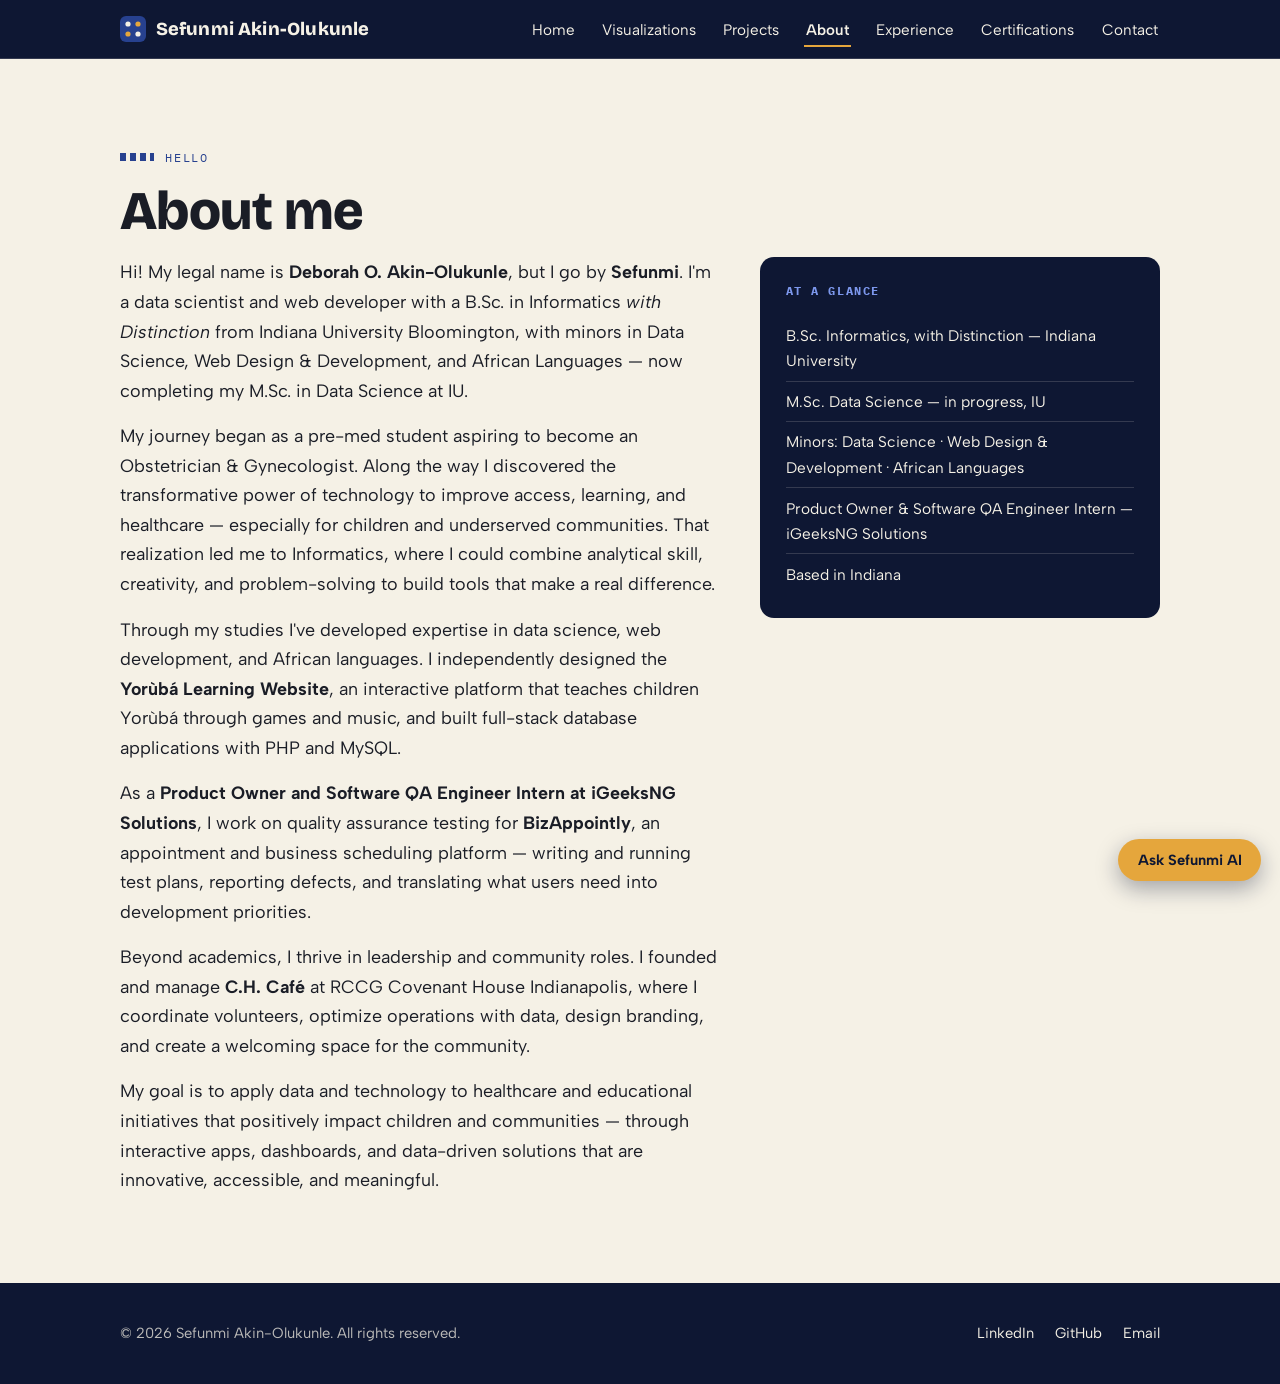
<file: about.html>
<!DOCTYPE html>
<html lang="en">
<head>
  <meta charset="UTF-8">
  <meta name="viewport" content="width=device-width, initial-scale=1.0">
  <title>Sefunmi | About</title>
  <meta name="description" content="Sefunmi Akin-Olukunle — data scientist and web developer in Indiana. Interactive data visualization portfolio.">
  <link rel="preconnect" href="https://fonts.googleapis.com">
  <link rel="preconnect" href="https://fonts.gstatic.com" crossorigin>
  <link href="https://fonts.googleapis.com/css2?family=Bricolage+Grotesque:opsz,wght@12..96,400..800&family=Albert+Sans:wght@400;600;700&family=IBM+Plex+Mono:wght@400;500&display=swap" rel="stylesheet">
  <link rel="manifest" href="manifest.json">
  <meta name="theme-color" content="#0e1733">
  <link rel="icon" href="favicon.ico" sizes="any">
  <link rel="icon" type="image/png" sizes="32x32" href="images/favicon-32.png">
  <link rel="icon" type="image/png" sizes="16x16" href="images/favicon-16.png">
  <link rel="apple-touch-icon" href="images/apple-touch-icon.png">
  <meta name="apple-mobile-web-app-capable" content="yes">
  <meta name="apple-mobile-web-app-title" content="Sefunmi">
  <link rel="stylesheet" href="css/style.css">
</head>
<body>
  <header class="site-header">
    <div class="wrap bar">
      <a class="brand" href="index.html"><svg class="mark" viewBox="0 0 26 26" aria-hidden="true"><rect width="26" height="26" rx="6" fill="#27418f"/><circle cx="8" cy="8" r="2.6" fill="#f5f1e6"/><circle cx="18" cy="8" r="2.6" fill="#e5a63c"/><circle cx="8" cy="18" r="2.6" fill="#e5a63c"/><circle cx="18" cy="18" r="2.6" fill="#f5f1e6"/></svg> Sefunmi Akin-Olukunle</a>
      <button class="nav-toggle" id="nav-toggle" aria-expanded="false" aria-controls="site-nav">MENU</button>
      <nav class="site-nav" id="site-nav" aria-label="Main">
        <ul>
        <li><a href="index.html">Home</a></li>
        <li><a href="visualizations.html">Visualizations</a></li>
        <li><a href="projects.html">Projects</a></li>
        <li><a href="about.html" aria-current="page">About</a></li>
        <li><a href="experience.html">Experience</a></li>
        <li><a href="certifications.html">Certifications</a></li>
        <li><a href="contact.html">Contact</a></li>
        </ul>
      </nav>
    </div>
  </header>

  <section class="section">
    <div class="wrap">
      <p class="eyebrow">Hello</p>
      <h2>About me</h2>
      <div class="about-grid">
        <div class="prose">
          <p>Hi! My legal name is <strong>Deborah O. Akin-Olukunle</strong>, but I go by <strong>Sefunmi</strong>. I'm a data scientist and web developer with a B.Sc. in Informatics <em>with Distinction</em> from Indiana University Bloomington, with minors in Data Science, Web Design &amp; Development, and African Languages &mdash; now completing my M.Sc. in Data Science at IU.</p>
          <p>My journey began as a pre-med student aspiring to become an Obstetrician &amp; Gynecologist. Along the way I discovered the transformative power of technology to improve access, learning, and healthcare &mdash; especially for children and underserved communities. That realization led me to Informatics, where I could combine analytical skill, creativity, and problem-solving to build tools that make a real difference.</p>
          <p>Through my studies I've developed expertise in data science, web development, and African languages. I independently designed the <strong>Yor&ugrave;b&aacute; Learning Website</strong>, an interactive platform that teaches children Yor&ugrave;b&aacute; through games and music, and built full-stack database applications with PHP and MySQL.</p>
          <p>As a <strong>Product Owner and Software QA Engineer Intern at iGeeksNG Solutions</strong>, I work on quality assurance testing for <strong>BizAppointly</strong>, an appointment and business scheduling platform &mdash; writing and running test plans, reporting defects, and translating what users need into development priorities.</p>
          <p>Beyond academics, I thrive in leadership and community roles. I founded and manage <strong>C.H. Caf&eacute;</strong> at RCCG Covenant House Indianapolis, where I coordinate volunteers, optimize operations with data, design branding, and create a welcoming space for the community.</p>
          <p>My goal is to apply data and technology to healthcare and educational initiatives that positively impact children and communities &mdash; through interactive apps, dashboards, and data-driven solutions that are innovative, accessible, and meaningful.</p>
        </div>
        <aside class="fact-box">
          <h3>At a glance</h3>
          <ul>
            <li>B.Sc. Informatics, with Distinction &mdash; Indiana University</li>
            <li>M.Sc. Data Science &mdash; in progress, IU</li>
            <li>Minors: Data Science &middot; Web Design &amp; Development &middot; African Languages</li>
            <li>Product Owner &amp; Software QA Engineer Intern &mdash; iGeeksNG Solutions</li>
            <li>Based in Indiana</li>
          </ul>
        </aside>
      </div>
    </div>
  </section>


  <footer class="site-footer">
    <div class="wrap">
      <p>&copy; 2026 Sefunmi Akin-Olukunle. All rights reserved.</p>
      <ul class="footer-links">
        <li><a href="https://www.linkedin.com/in/deborah-sefunmi-akin-olukunle/" rel="noopener">LinkedIn</a></li>
        <li><a href="https://github.com/dsakinolu" rel="noopener">GitHub</a></li>
        <li><a href="mailto:dsakinolukunle@gmail.com">Email</a></li>
      </ul>
    </div>
  </footer>

  <button id="chat-launcher" aria-haspopup="dialog">Ask Sefunmi AI</button>
  <div id="chatbot" role="dialog" aria-label="Sefunmi AI chat">
    <header>
      <span>Sefunmi AI</span>
      <button id="chat-close" aria-label="Close chat">&times;</button>
    </header>
    <div id="chat-body" aria-live="polite"></div>
    <form id="chat-form">
      <input id="chat-input" type="text" placeholder="Ask about my work..." autocomplete="off">
      <button type="submit">Send</button>
    </form>
  </div>

  <script src="js/main.js"></script>
  <script>
    if ("serviceWorker" in navigator) window.addEventListener("load", () => navigator.serviceWorker.register("./sw.js"));
  </script>
</body>
</html>
</file>
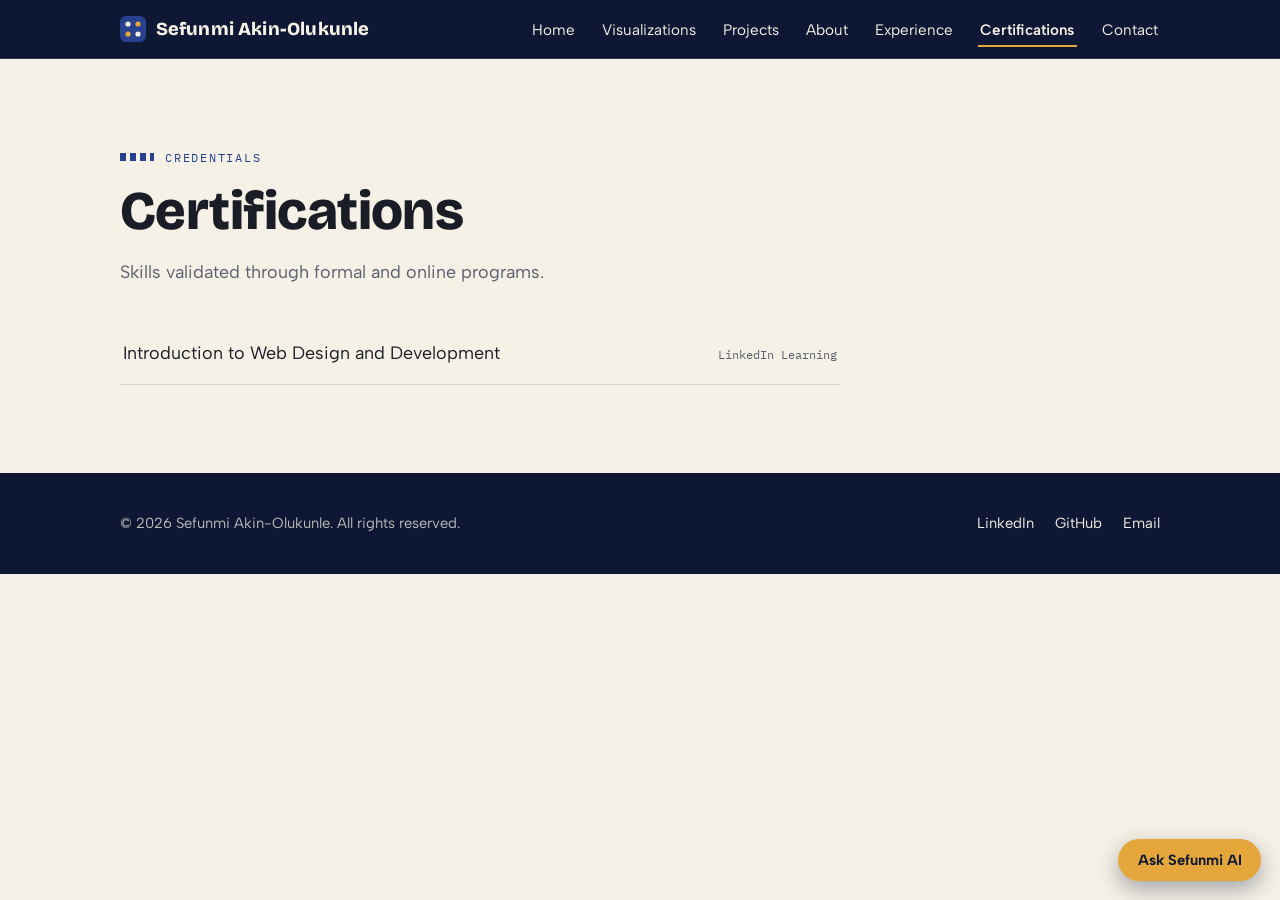
<file: certifications.html>
<!DOCTYPE html>
<html lang="en">
<head>
  <meta charset="UTF-8">
  <meta name="viewport" content="width=device-width, initial-scale=1.0">
  <title>Sefunmi | Certifications</title>
  <meta name="description" content="Sefunmi Akin-Olukunle — data scientist and web developer in Indiana. Interactive data visualization portfolio.">
  <link rel="preconnect" href="https://fonts.googleapis.com">
  <link rel="preconnect" href="https://fonts.gstatic.com" crossorigin>
  <link href="https://fonts.googleapis.com/css2?family=Bricolage+Grotesque:opsz,wght@12..96,400..800&family=Albert+Sans:wght@400;600;700&family=IBM+Plex+Mono:wght@400;500&display=swap" rel="stylesheet">
  <link rel="manifest" href="manifest.json">
  <meta name="theme-color" content="#0e1733">
  <link rel="icon" href="favicon.ico" sizes="any">
  <link rel="icon" type="image/png" sizes="32x32" href="images/favicon-32.png">
  <link rel="icon" type="image/png" sizes="16x16" href="images/favicon-16.png">
  <link rel="apple-touch-icon" href="images/apple-touch-icon.png">
  <meta name="apple-mobile-web-app-capable" content="yes">
  <meta name="apple-mobile-web-app-title" content="Sefunmi">
  <link rel="stylesheet" href="css/style.css">
</head>
<body>
  <header class="site-header">
    <div class="wrap bar">
      <a class="brand" href="index.html"><svg class="mark" viewBox="0 0 26 26" aria-hidden="true"><rect width="26" height="26" rx="6" fill="#27418f"/><circle cx="8" cy="8" r="2.6" fill="#f5f1e6"/><circle cx="18" cy="8" r="2.6" fill="#e5a63c"/><circle cx="8" cy="18" r="2.6" fill="#e5a63c"/><circle cx="18" cy="18" r="2.6" fill="#f5f1e6"/></svg> Sefunmi Akin-Olukunle</a>
      <button class="nav-toggle" id="nav-toggle" aria-expanded="false" aria-controls="site-nav">MENU</button>
      <nav class="site-nav" id="site-nav" aria-label="Main">
        <ul>
        <li><a href="index.html">Home</a></li>
        <li><a href="visualizations.html">Visualizations</a></li>
        <li><a href="projects.html">Projects</a></li>
        <li><a href="about.html">About</a></li>
        <li><a href="experience.html">Experience</a></li>
        <li><a href="certifications.html" aria-current="page">Certifications</a></li>
        <li><a href="contact.html">Contact</a></li>
        </ul>
      </nav>
    </div>
  </header>

  <section class="section">
    <div class="wrap">
      <p class="eyebrow">Credentials</p>
      <h2>Certifications</h2>
      <p class="section-intro">Skills validated through formal and online programs.</p>
      <ul class="cert-list">
        <li><span>Introduction to Web Design and Development</span><span class="issuer">LinkedIn Learning</span></li>
      </ul>
    </div>
  </section>


  <footer class="site-footer">
    <div class="wrap">
      <p>&copy; 2026 Sefunmi Akin-Olukunle. All rights reserved.</p>
      <ul class="footer-links">
        <li><a href="https://www.linkedin.com/in/deborah-sefunmi-akin-olukunle/" rel="noopener">LinkedIn</a></li>
        <li><a href="https://github.com/dsakinolu" rel="noopener">GitHub</a></li>
        <li><a href="mailto:dsakinolukunle@gmail.com">Email</a></li>
      </ul>
    </div>
  </footer>

  <button id="chat-launcher" aria-haspopup="dialog">Ask Sefunmi AI</button>
  <div id="chatbot" role="dialog" aria-label="Sefunmi AI chat">
    <header>
      <span>Sefunmi AI</span>
      <button id="chat-close" aria-label="Close chat">&times;</button>
    </header>
    <div id="chat-body" aria-live="polite"></div>
    <form id="chat-form">
      <input id="chat-input" type="text" placeholder="Ask about my work..." autocomplete="off">
      <button type="submit">Send</button>
    </form>
  </div>

  <script src="js/main.js"></script>
  <script>
    if ("serviceWorker" in navigator) window.addEventListener("load", () => navigator.serviceWorker.register("./sw.js"));
  </script>
</body>
</html>
</file>
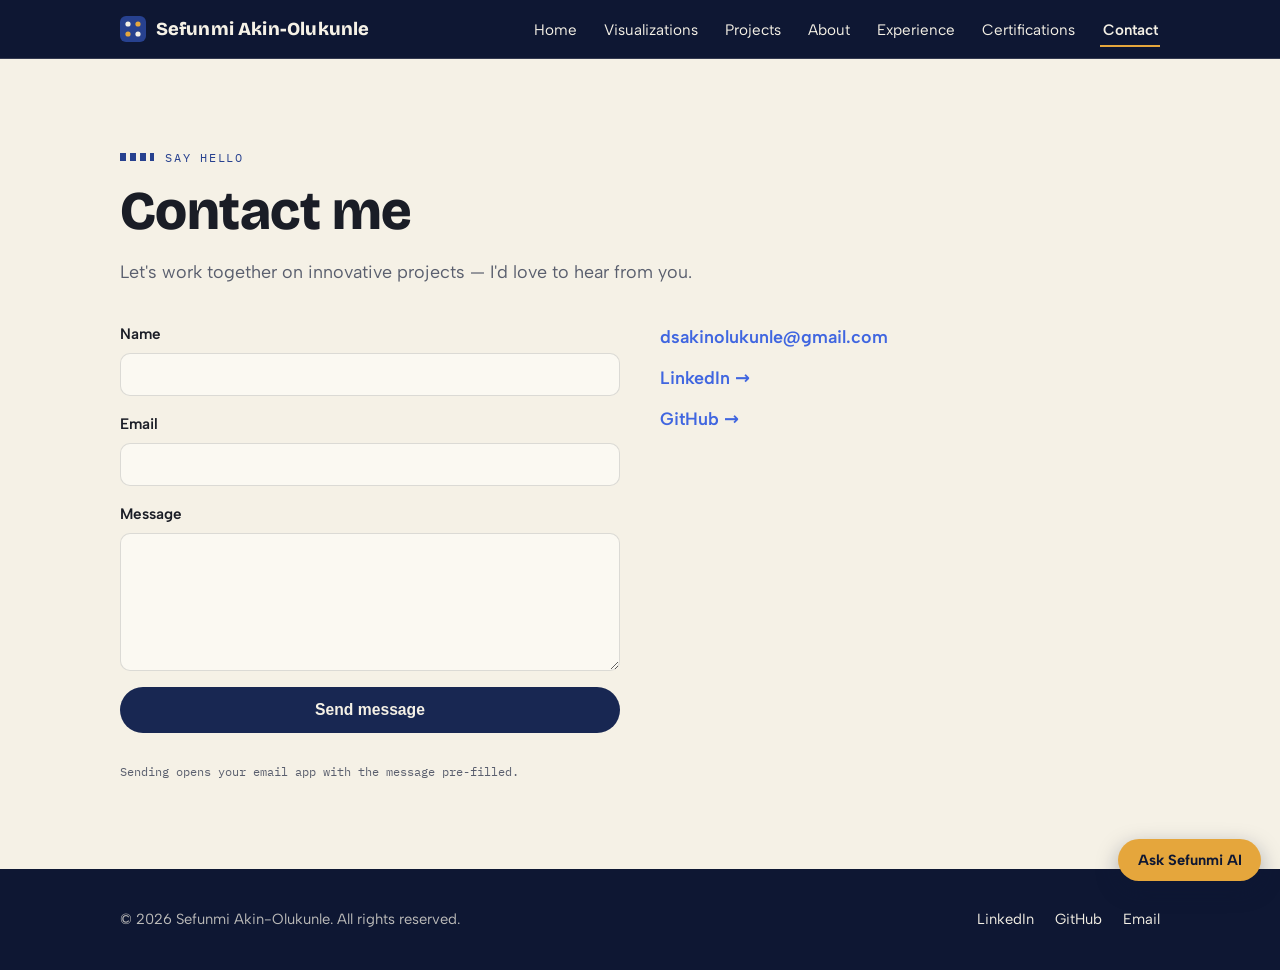
<file: contact.html>
<!DOCTYPE html>
<html lang="en">
<head>
  <meta charset="UTF-8">
  <meta name="viewport" content="width=device-width, initial-scale=1.0">
  <title>Sefunmi | Contact</title>
  <meta name="description" content="Sefunmi Akin-Olukunle — data scientist and web developer in Indiana. Interactive data visualization portfolio.">
  <link rel="preconnect" href="https://fonts.googleapis.com">
  <link rel="preconnect" href="https://fonts.gstatic.com" crossorigin>
  <link href="https://fonts.googleapis.com/css2?family=Bricolage+Grotesque:opsz,wght@12..96,400..800&family=Albert+Sans:wght@400;600;700&family=IBM+Plex+Mono:wght@400;500&display=swap" rel="stylesheet">
  <link rel="manifest" href="manifest.json">
  <meta name="theme-color" content="#0e1733">
  <link rel="icon" href="favicon.ico" sizes="any">
  <link rel="icon" type="image/png" sizes="32x32" href="images/favicon-32.png">
  <link rel="icon" type="image/png" sizes="16x16" href="images/favicon-16.png">
  <link rel="apple-touch-icon" href="images/apple-touch-icon.png">
  <meta name="apple-mobile-web-app-capable" content="yes">
  <meta name="apple-mobile-web-app-title" content="Sefunmi">
  <link rel="stylesheet" href="css/style.css">
</head>
<body>
  <header class="site-header">
    <div class="wrap bar">
      <a class="brand" href="index.html"><svg class="mark" viewBox="0 0 26 26" aria-hidden="true"><rect width="26" height="26" rx="6" fill="#27418f"/><circle cx="8" cy="8" r="2.6" fill="#f5f1e6"/><circle cx="18" cy="8" r="2.6" fill="#e5a63c"/><circle cx="8" cy="18" r="2.6" fill="#e5a63c"/><circle cx="18" cy="18" r="2.6" fill="#f5f1e6"/></svg> Sefunmi Akin-Olukunle</a>
      <button class="nav-toggle" id="nav-toggle" aria-expanded="false" aria-controls="site-nav">MENU</button>
      <nav class="site-nav" id="site-nav" aria-label="Main">
        <ul>
        <li><a href="index.html">Home</a></li>
        <li><a href="visualizations.html">Visualizations</a></li>
        <li><a href="projects.html">Projects</a></li>
        <li><a href="about.html">About</a></li>
        <li><a href="experience.html">Experience</a></li>
        <li><a href="certifications.html">Certifications</a></li>
        <li><a href="contact.html" aria-current="page">Contact</a></li>
        </ul>
      </nav>
    </div>
  </header>

  <section class="section">
    <div class="wrap">
      <p class="eyebrow">Say hello</p>
      <h2>Contact me</h2>
      <p class="section-intro">Let's work together on innovative projects &mdash; I'd love to hear from you.</p>
      <div class="contact-grid">
        <form class="contact-form" id="contact-form">
          <label>Name
            <input type="text" id="cf-name" autocomplete="name" required>
          </label>
          <label>Email
            <input type="email" id="cf-email" autocomplete="email" required>
          </label>
          <label>Message
            <textarea id="cf-msg" rows="6" required></textarea>
          </label>
          <button class="btn btn-dark" type="submit">Send message</button>
          <p class="viz-note">Sending opens your email app with the message pre-filled.</p>
        </form>
        <div>
          <ul class="contact-links">
            <li><a href="mailto:dsakinolukunle@gmail.com">dsakinolukunle@gmail.com</a></li>
            <li><a href="https://www.linkedin.com/in/deborah-sefunmi-akin-olukunle/" rel="noopener">LinkedIn &rarr;</a></li>
            <li><a href="https://github.com/dsakinolu" rel="noopener">GitHub &rarr;</a></li>
          </ul>
        </div>
      </div>
    </div>
  </section>


  <footer class="site-footer">
    <div class="wrap">
      <p>&copy; 2026 Sefunmi Akin-Olukunle. All rights reserved.</p>
      <ul class="footer-links">
        <li><a href="https://www.linkedin.com/in/deborah-sefunmi-akin-olukunle/" rel="noopener">LinkedIn</a></li>
        <li><a href="https://github.com/dsakinolu" rel="noopener">GitHub</a></li>
        <li><a href="mailto:dsakinolukunle@gmail.com">Email</a></li>
      </ul>
    </div>
  </footer>

  <button id="chat-launcher" aria-haspopup="dialog">Ask Sefunmi AI</button>
  <div id="chatbot" role="dialog" aria-label="Sefunmi AI chat">
    <header>
      <span>Sefunmi AI</span>
      <button id="chat-close" aria-label="Close chat">&times;</button>
    </header>
    <div id="chat-body" aria-live="polite"></div>
    <form id="chat-form">
      <input id="chat-input" type="text" placeholder="Ask about my work..." autocomplete="off">
      <button type="submit">Send</button>
    </form>
  </div>

  <script src="js/main.js"></script>
  <script src="js/contact.js" defer></script>
  <script>
    if ("serviceWorker" in navigator) window.addEventListener("load", () => navigator.serviceWorker.register("./sw.js"));
  </script>
</body>
</html>
</file>
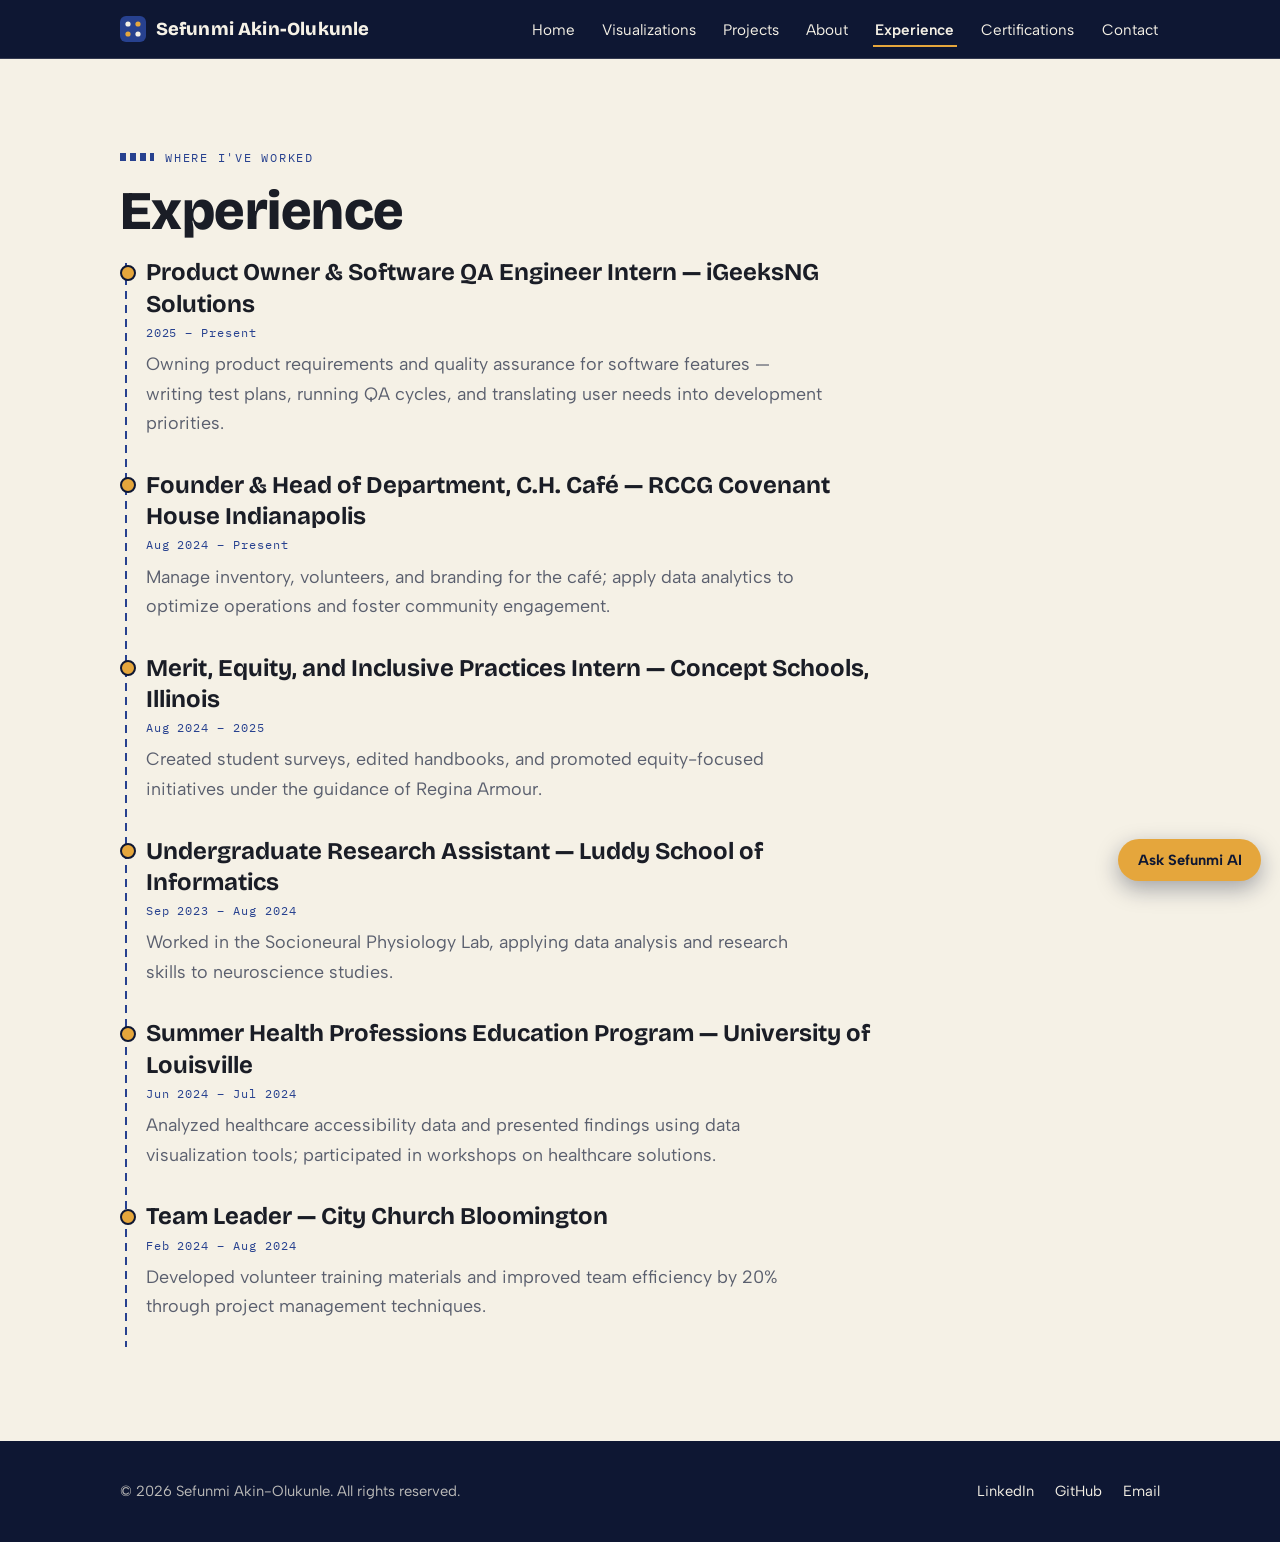
<file: experience.html>
<!DOCTYPE html>
<html lang="en">
<head>
  <meta charset="UTF-8">
  <meta name="viewport" content="width=device-width, initial-scale=1.0">
  <title>Sefunmi | Experience</title>
  <meta name="description" content="Sefunmi Akin-Olukunle — data scientist and web developer in Indiana. Interactive data visualization portfolio.">
  <link rel="preconnect" href="https://fonts.googleapis.com">
  <link rel="preconnect" href="https://fonts.gstatic.com" crossorigin>
  <link href="https://fonts.googleapis.com/css2?family=Bricolage+Grotesque:opsz,wght@12..96,400..800&family=Albert+Sans:wght@400;600;700&family=IBM+Plex+Mono:wght@400;500&display=swap" rel="stylesheet">
  <link rel="manifest" href="manifest.json">
  <meta name="theme-color" content="#0e1733">
  <link rel="icon" href="favicon.ico" sizes="any">
  <link rel="icon" type="image/png" sizes="32x32" href="images/favicon-32.png">
  <link rel="icon" type="image/png" sizes="16x16" href="images/favicon-16.png">
  <link rel="apple-touch-icon" href="images/apple-touch-icon.png">
  <meta name="apple-mobile-web-app-capable" content="yes">
  <meta name="apple-mobile-web-app-title" content="Sefunmi">
  <link rel="stylesheet" href="css/style.css">
</head>
<body>
  <header class="site-header">
    <div class="wrap bar">
      <a class="brand" href="index.html"><svg class="mark" viewBox="0 0 26 26" aria-hidden="true"><rect width="26" height="26" rx="6" fill="#27418f"/><circle cx="8" cy="8" r="2.6" fill="#f5f1e6"/><circle cx="18" cy="8" r="2.6" fill="#e5a63c"/><circle cx="8" cy="18" r="2.6" fill="#e5a63c"/><circle cx="18" cy="18" r="2.6" fill="#f5f1e6"/></svg> Sefunmi Akin-Olukunle</a>
      <button class="nav-toggle" id="nav-toggle" aria-expanded="false" aria-controls="site-nav">MENU</button>
      <nav class="site-nav" id="site-nav" aria-label="Main">
        <ul>
        <li><a href="index.html">Home</a></li>
        <li><a href="visualizations.html">Visualizations</a></li>
        <li><a href="projects.html">Projects</a></li>
        <li><a href="about.html">About</a></li>
        <li><a href="experience.html" aria-current="page">Experience</a></li>
        <li><a href="certifications.html">Certifications</a></li>
        <li><a href="contact.html">Contact</a></li>
        </ul>
      </nav>
    </div>
  </header>

  <section class="section">
    <div class="wrap">
      <p class="eyebrow">Where I've worked</p>
      <h2>Experience</h2>
      <ul class="timeline">
        <li>
          <h3>Product Owner &amp; Software QA Engineer Intern &mdash; iGeeksNG Solutions</h3>
          <span class="when">2025 &ndash; Present</span>
          <p>Owning product requirements and quality assurance for software features &mdash; writing test plans, running QA cycles, and translating user needs into development priorities.</p>
        </li>
        <li>
          <h3>Founder &amp; Head of Department, C.H. Caf&eacute; &mdash; RCCG Covenant House Indianapolis</h3>
          <span class="when">Aug 2024 &ndash; Present</span>
          <p>Manage inventory, volunteers, and branding for the caf&eacute;; apply data analytics to optimize operations and foster community engagement.</p>
        </li>
        <li>
          <h3>Merit, Equity, and Inclusive Practices Intern &mdash; Concept Schools, Illinois</h3>
          <span class="when">Aug 2024 &ndash; 2025</span>
          <p>Created student surveys, edited handbooks, and promoted equity-focused initiatives under the guidance of Regina Armour.</p>
        </li>
        <li>
          <h3>Undergraduate Research Assistant &mdash; Luddy School of Informatics</h3>
          <span class="when">Sep 2023 &ndash; Aug 2024</span>
          <p>Worked in the Socioneural Physiology Lab, applying data analysis and research skills to neuroscience studies.</p>
        </li>
        <li>
          <h3>Summer Health Professions Education Program &mdash; University of Louisville</h3>
          <span class="when">Jun 2024 &ndash; Jul 2024</span>
          <p>Analyzed healthcare accessibility data and presented findings using data visualization tools; participated in workshops on healthcare solutions.</p>
        </li>
        <li>
          <h3>Team Leader &mdash; City Church Bloomington</h3>
          <span class="when">Feb 2024 &ndash; Aug 2024</span>
          <p>Developed volunteer training materials and improved team efficiency by 20% through project management techniques.</p>
        </li>
      </ul>
    </div>
  </section>


  <footer class="site-footer">
    <div class="wrap">
      <p>&copy; 2026 Sefunmi Akin-Olukunle. All rights reserved.</p>
      <ul class="footer-links">
        <li><a href="https://www.linkedin.com/in/deborah-sefunmi-akin-olukunle/" rel="noopener">LinkedIn</a></li>
        <li><a href="https://github.com/dsakinolu" rel="noopener">GitHub</a></li>
        <li><a href="mailto:dsakinolukunle@gmail.com">Email</a></li>
      </ul>
    </div>
  </footer>

  <button id="chat-launcher" aria-haspopup="dialog">Ask Sefunmi AI</button>
  <div id="chatbot" role="dialog" aria-label="Sefunmi AI chat">
    <header>
      <span>Sefunmi AI</span>
      <button id="chat-close" aria-label="Close chat">&times;</button>
    </header>
    <div id="chat-body" aria-live="polite"></div>
    <form id="chat-form">
      <input id="chat-input" type="text" placeholder="Ask about my work..." autocomplete="off">
      <button type="submit">Send</button>
    </form>
  </div>

  <script src="js/main.js"></script>
  <script>
    if ("serviceWorker" in navigator) window.addEventListener("load", () => navigator.serviceWorker.register("./sw.js"));
  </script>
</body>
</html>
</file>
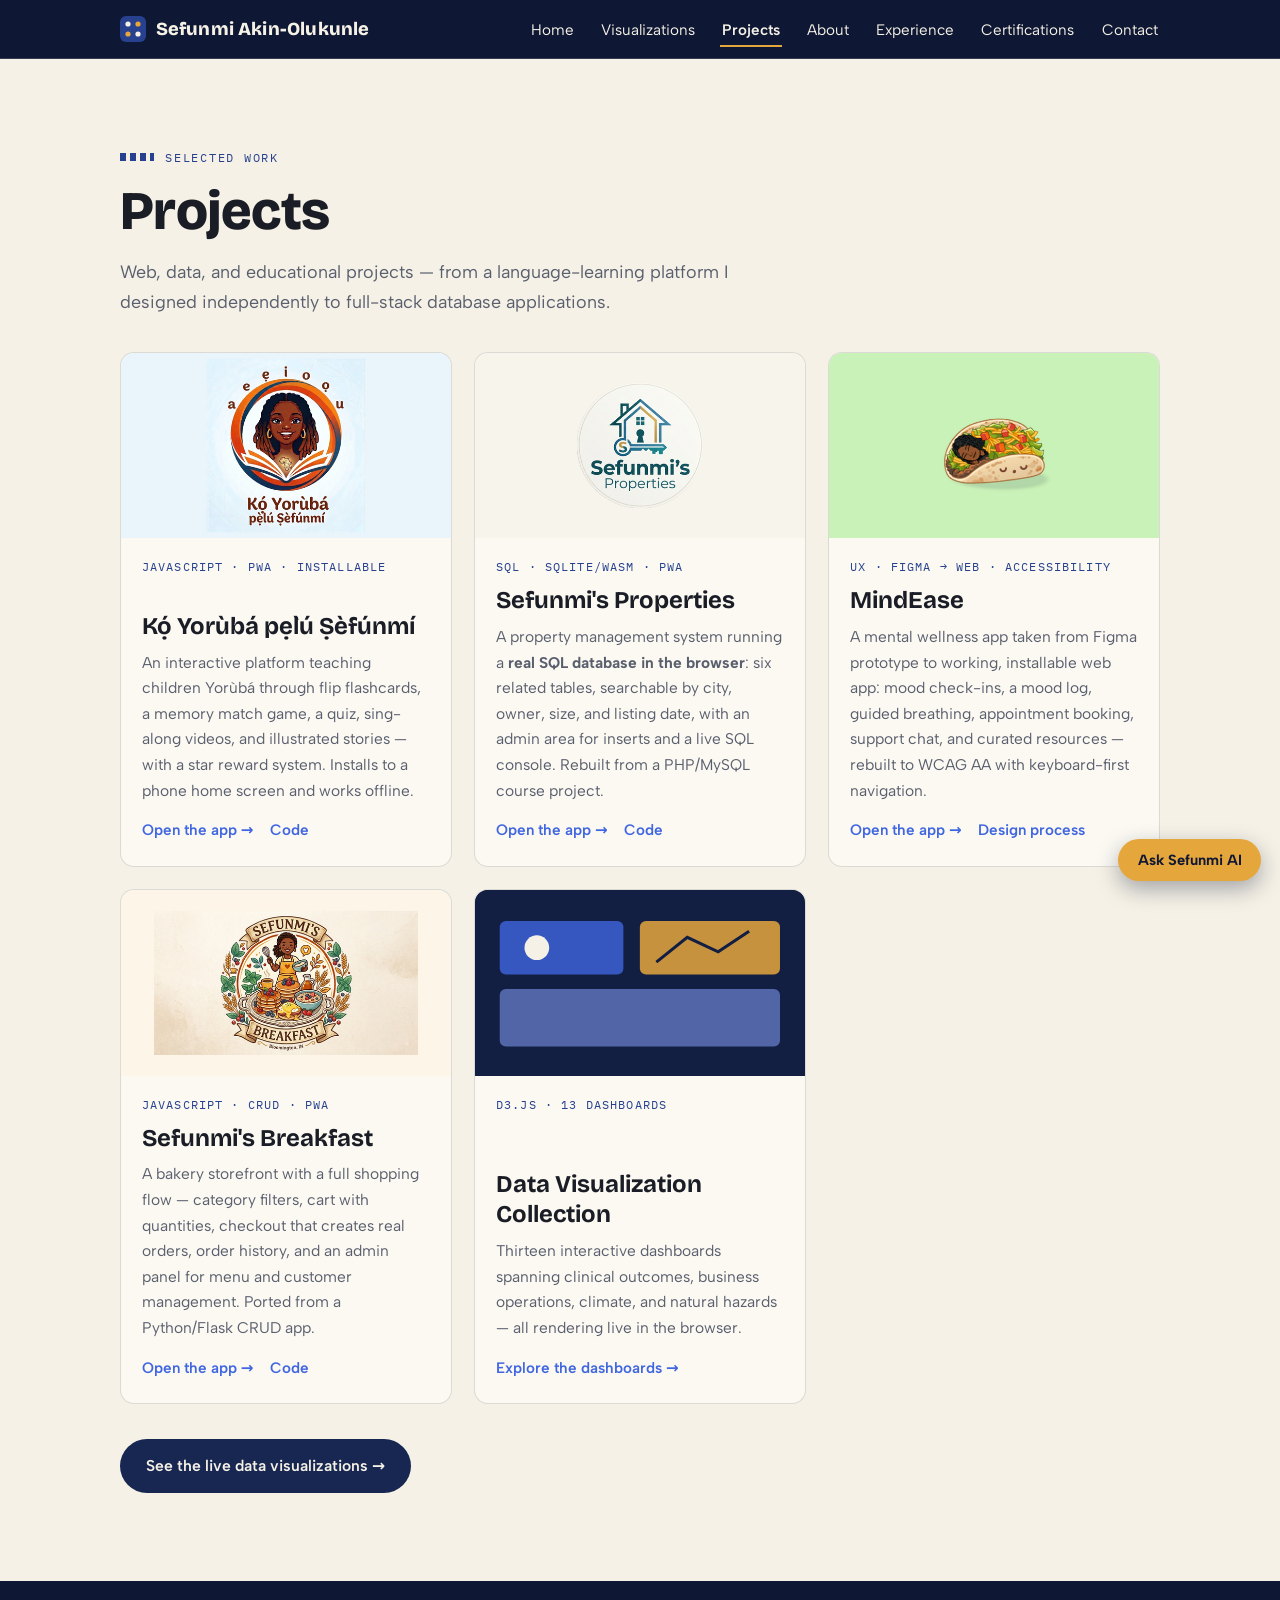
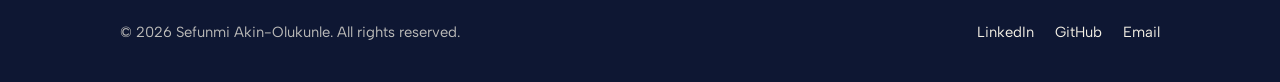
<file: projects.html>
<!DOCTYPE html>
<html lang="en">

<head>
  <meta charset="UTF-8">
  <meta name="viewport" content="width=device-width, initial-scale=1.0">
  <title>Sefunmi | Projects</title>
  <meta name="description"
    content="Sefunmi Akin-Olukunle — data scientist and web developer in Indiana. Interactive data visualization portfolio.">
  <link rel="preconnect" href="https://fonts.googleapis.com">
  <link rel="preconnect" href="https://fonts.gstatic.com" crossorigin>
  <link
    href="https://fonts.googleapis.com/css2?family=Bricolage+Grotesque:opsz,wght@12..96,400..800&family=Albert+Sans:wght@400;600;700&family=IBM+Plex+Mono:wght@400;500&display=swap"
    rel="stylesheet">
  <link rel="manifest" href="manifest.json">
  <meta name="theme-color" content="#0e1733">
  <link rel="icon" href="favicon.ico" sizes="any">
  <link rel="icon" type="image/png" sizes="32x32" href="images/favicon-32.png">
  <link rel="icon" type="image/png" sizes="16x16" href="images/favicon-16.png">
  <link rel="apple-touch-icon" href="images/apple-touch-icon.png">
  <meta name="apple-mobile-web-app-capable" content="yes">
  <meta name="apple-mobile-web-app-title" content="Sefunmi">
  <link rel="stylesheet" href="css/style.css">
</head>

<body>
  <header class="site-header">
    <div class="wrap bar">
      <a class="brand" href="index.html"><svg class="mark" viewBox="0 0 26 26" aria-hidden="true">
          <rect width="26" height="26" rx="6" fill="#27418f" />
          <circle cx="8" cy="8" r="2.6" fill="#f5f1e6" />
          <circle cx="18" cy="8" r="2.6" fill="#e5a63c" />
          <circle cx="8" cy="18" r="2.6" fill="#e5a63c" />
          <circle cx="18" cy="18" r="2.6" fill="#f5f1e6" />
        </svg> Sefunmi Akin-Olukunle</a>
      <button class="nav-toggle" id="nav-toggle" aria-expanded="false" aria-controls="site-nav">MENU</button>
      <nav class="site-nav" id="site-nav" aria-label="Main">
        <ul>
          <li><a href="index.html">Home</a></li>
          <li><a href="visualizations.html">Visualizations</a></li>
          <li><a href="projects.html" aria-current="page">Projects</a></li>
          <li><a href="about.html">About</a></li>
          <li><a href="experience.html">Experience</a></li>
          <li><a href="certifications.html">Certifications</a></li>
          <li><a href="contact.html">Contact</a></li>
        </ul>
      </nav>
    </div>
  </header>

  <section class="section">
    <div class="wrap">
      <p class="eyebrow">Selected work</p>
      <h2>Projects</h2>
      <p class="section-intro">Web, data, and educational projects &mdash; from a language-learning platform I designed
        independently to full-stack database applications.</p>
      <div class="card-grid">
        <article class="card">
          <div class="thumb"><img src="images/koyoruba.png" alt="Kọ́ Yorùbá pẹ̀lú Ṣèfúnmí" loading="lazy"></div>
          <div class="body">
            <p class="meta">JavaScript &middot; PWA &middot; Installable</p>
            <h3>Kọ́ Yorùbá pẹ̀lú Ṣèfúnmí</h3>
            <p>An interactive platform teaching children Yorùbá through flip flashcards, a memory match game, a quiz, sing-along videos, and illustrated stories &mdash; with a star reward system. Installs to a phone home screen and works offline.</p>
            <div class="links">
              <a href="https://dsakinolu.github.io/ko-yoruba-pelu-sefunmi/" rel="noopener">Open the app &rarr;</a>
              <a href="https://github.com/dsakinolu/ko-yoruba-pelu-sefunmi" rel="noopener">Code</a>
            </div>
          </div>
        </article>
        <article class="card">
          <div class="thumb"><img src="images/properties.png" alt="Sefunmi's Properties" loading="lazy"></div>
          <div class="body">
            <p class="meta">SQL &middot; SQLite/WASM &middot; PWA</p>
            <h3>Sefunmi's Properties</h3>
            <p>A property management system running a <strong>real SQL database in the browser</strong>: six related tables, searchable by city, owner, size, and listing date, with an admin area for inserts and a live SQL console. Rebuilt from a PHP/MySQL course project.</p>
            <div class="links">
              <a href="https://dsakinolu.github.io/sefunmis-properties/" rel="noopener">Open the app &rarr;</a>
              <a href="https://github.com/dsakinolu/sefunmis-properties" rel="noopener">Code</a>
            </div>
          </div>
        </article>
        <article class="card">
          <div class="thumb"><img src="images/mindease.png" alt="MindEase" loading="lazy"></div>
          <div class="body">
            <p class="meta">UX &middot; Figma &rarr; Web &middot; Accessibility</p>
            <h3>MindEase</h3>
            <p>A mental wellness app taken from Figma prototype to working, installable web app: mood check-ins, a mood log, guided breathing, appointment booking, support chat, and curated resources &mdash; rebuilt to WCAG AA with keyboard-first navigation.</p>
            <div class="links">
              <a href="https://dsakinolu.github.io/mindease/" rel="noopener">Open the app &rarr;</a>
              <a href="https://dsakinolu.github.io/mindease/design.html" rel="noopener">Design process</a>
            </div>
          </div>
        </article>
        <article class="card">
          <div class="thumb"><img src="images/breakfast.png" alt="Sefunmi's Breakfast" loading="lazy"></div>
          <div class="body">
            <p class="meta">JavaScript &middot; CRUD &middot; PWA</p>
            <h3>Sefunmi's Breakfast</h3>
            <p>A bakery storefront with a full shopping flow &mdash; category filters, cart with quantities, checkout that creates real orders, order history, and an admin panel for menu and customer management. Ported from a Python/Flask CRUD app.</p>
            <div class="links">
              <a href="https://dsakinolu.github.io/sefunmis-breakfast/" rel="noopener">Open the app &rarr;</a>
              <a href="https://github.com/dsakinolu/sefunmis-breakfast" rel="noopener">Code</a>
            </div>
          </div>
        </article>
        <article class="card">
          <div class="thumb"><svg viewBox="0 0 320 180" role="img" aria-label="Dashboard collection"><rect width="320" height="180" fill="#131f42"/><rect x="24" y="30" width="120" height="52" rx="6" fill="#4066e0" opacity="0.8"/><rect x="160" y="30" width="136" height="52" rx="6" fill="#e5a63c" opacity="0.85"/><rect x="24" y="96" width="272" height="56" rx="6" fill="#7c97ec" opacity="0.6"/><circle cx="60" cy="56" r="12" fill="#f5f1e6"/><path d="M176 70 L206 46 L236 60 L266 40" stroke="#131f42" stroke-width="3" fill="none"/></svg></div>
          <div class="body">
            <p class="meta">D3.js &middot; 13 dashboards</p>
            <h3>Data Visualization Collection</h3>
            <p>Thirteen interactive dashboards spanning clinical outcomes, business operations, climate, and natural hazards &mdash; all rendering live in the browser.</p>
            <div class="links"><a href="visualizations.html">Explore the dashboards &rarr;</a></div>
          </div>
        </article>
      </div>
      <div class="cta-row" style="margin-top:2.2rem">
        <a class="btn btn-dark" href="visualizations.html">See the live data visualizations &rarr;</a>
      </div>
    </div>
  </section>


  <footer class="site-footer">
    <div class="wrap">
      <p>&copy; 2026 Sefunmi Akin-Olukunle. All rights reserved.</p>
      <ul class="footer-links">
        <li><a href="https://www.linkedin.com/in/deborah-sefunmi-akin-olukunle/" rel="noopener">LinkedIn</a></li>
        <li><a href="https://github.com/dsakinolu" rel="noopener">GitHub</a></li>
        <li><a href="mailto:dsakinolukunle@gmail.com">Email</a></li>
      </ul>
    </div>
  </footer>

  <button id="chat-launcher" aria-haspopup="dialog">Ask Sefunmi AI</button>
  <div id="chatbot" role="dialog" aria-label="Sefunmi AI chat">
    <header>
      <span>Sefunmi AI</span>
      <button id="chat-close" aria-label="Close chat">&times;</button>
    </header>
    <div id="chat-body" aria-live="polite"></div>
    <form id="chat-form">
      <input id="chat-input" type="text" placeholder="Ask about my work..." autocomplete="off">
      <button type="submit">Send</button>
    </form>
  </div>

  <script src="js/main.js"></script>
  <script>
    if ("serviceWorker" in navigator) window.addEventListener("load", () => navigator.serviceWorker.register("./sw.js"));
  </script>
</body>

</html>
</file>
<file: css/style.css>
/* ==========================================================================
   Sefunmi Akin-Olukunle — Portfolio
   Design system: "data as cloth" — àdìrẹ indigo + undyed cotton
   Display: Bricolage Grotesque · Body: Albert Sans · Data: IBM Plex Mono
   ========================================================================== */

:root {
  /* Color — dye and cloth */
  --indigo-990: #0e1733;
  --indigo-950: #131f42;
  --indigo-900: #182752;
  --indigo-700: #27418f;
  --dye: #4066e0;          /* interactive accent */
  --dye-soft: #7c97ec;
  --cloth: #f5f1e6;        /* undyed cotton */
  --cloth-2: #ece6d4;
  --ink: #1a1d26;
  --muted: #5a5f6e;
  --marigold: #e5a63c;     /* data highlight, used sparingly */
  --paper: #fbf9f2;
  --line-dark: rgba(245, 241, 230, 0.16);
  --line-light: rgba(26, 29, 38, 0.14);

  /* Type */
  --font-display: "Bricolage Grotesque", "Albert Sans", sans-serif;
  --font-body: "Albert Sans", system-ui, sans-serif;
  --font-data: "IBM Plex Mono", ui-monospace, monospace;

  --step--1: clamp(0.82rem, 0.8rem + 0.1vw, 0.9rem);
  --step-0: clamp(1rem, 0.96rem + 0.2vw, 1.125rem);
  --step-1: clamp(1.25rem, 1.15rem + 0.5vw, 1.5rem);
  --step-2: clamp(1.6rem, 1.4rem + 1vw, 2.2rem);
  --step-3: clamp(2.2rem, 1.8rem + 2vw, 3.4rem);
  --step-4: clamp(2.8rem, 2.1rem + 3.6vw, 5rem);

  --maxw: 1120px;
  --pad: clamp(1.1rem, 4vw, 2.5rem);
  --radius: 14px;
}

* { box-sizing: border-box; margin: 0; padding: 0; }

html { scroll-behavior: smooth; }

body {
  font-family: var(--font-body);
  font-size: var(--step-0);
  line-height: 1.65;
  color: var(--ink);
  background: var(--cloth);
  -webkit-font-smoothing: antialiased;
}

img { max-width: 100%; display: block; }

a { color: var(--dye); text-decoration: none; }
a:hover { text-decoration: underline; text-underline-offset: 3px; }

:focus-visible {
  outline: 3px solid var(--marigold);
  outline-offset: 3px;
  border-radius: 4px;
}

.wrap { max-width: var(--maxw); margin: 0 auto; padding-inline: var(--pad); }

/* --------------------------------------------------------------------------
   Eyebrow — woven-dash motif encodes "section of the cloth"
   -------------------------------------------------------------------------- */
.eyebrow {
  font-family: var(--font-data);
  font-size: 0.78rem;
  letter-spacing: 0.14em;
  text-transform: uppercase;
  color: var(--indigo-700);
  display: flex;
  align-items: center;
  gap: 0.7rem;
  margin-bottom: 0.9rem;
}
.eyebrow::before {
  content: "";
  width: 34px;
  height: 8px;
  background:
    repeating-linear-gradient(90deg, var(--indigo-700) 0 6px, transparent 6px 10px);
  flex: none;
}
.on-dark .eyebrow { color: var(--dye-soft); }
.on-dark .eyebrow::before {
  background: repeating-linear-gradient(90deg, var(--dye-soft) 0 6px, transparent 6px 10px);
}

/* --------------------------------------------------------------------------
   Header / nav
   -------------------------------------------------------------------------- */
.site-header {
  background: var(--indigo-990);
  color: var(--cloth);
  position: sticky;
  top: 0;
  z-index: 50;
  border-bottom: 1px solid var(--line-dark);
}
.site-header .bar {
  display: flex;
  align-items: center;
  justify-content: space-between;
  gap: 1rem;
  padding-block: 0.85rem;
}
.brand {
  font-family: var(--font-display);
  font-weight: 800;
  font-size: 1.15rem;
  color: var(--cloth);
  letter-spacing: 0.01em;
  display: flex;
  align-items: center;
  gap: 0.6rem;
}
.brand:hover { text-decoration: none; }
.brand .mark {
  width: 26px; height: 26px; flex: none;
}
.site-nav ul {
  display: flex;
  gap: clamp(0.6rem, 2vw, 1.4rem);
  list-style: none;
}
.site-nav a {
  color: var(--cloth);
  font-size: 0.95rem;
  padding: 0.35rem 0.15rem;
  border-bottom: 2px solid transparent;
}
.site-nav a:hover { text-decoration: none; border-bottom-color: var(--dye-soft); }
.site-nav a[aria-current="page"] {
  border-bottom-color: var(--marigold);
  font-weight: 600;
}
.nav-toggle {
  display: none;
  background: none;
  border: 1px solid var(--line-dark);
  color: var(--cloth);
  font-family: var(--font-data);
  font-size: 0.8rem;
  letter-spacing: 0.1em;
  padding: 0.45rem 0.8rem;
  border-radius: 8px;
  cursor: pointer;
}

@media (max-width: 760px) {
  .nav-toggle { display: block; }
  .site-nav {
    position: absolute;
    top: 100%;
    left: 0; right: 0;
    background: var(--indigo-990);
    border-bottom: 1px solid var(--line-dark);
    display: none;
    padding: 0.6rem var(--pad) 1.1rem;
  }
  .site-nav.open { display: block; }
  .site-nav ul { flex-direction: column; gap: 0.2rem; }
  .site-nav a { display: block; padding: 0.55rem 0.2rem; }
}

/* --------------------------------------------------------------------------
   Hero (home)
   -------------------------------------------------------------------------- */
.hero {
  background: var(--indigo-990);
  color: var(--cloth);
  position: relative;
  overflow: hidden;
}
.hero .wrap {
  position: relative;
  z-index: 2;
  padding-block: clamp(4rem, 10vw, 7.5rem);
  max-width: var(--maxw);
}
.hero h1 {
  font-family: var(--font-display);
  font-size: var(--step-4);
  font-weight: 800;
  line-height: 1.03;
  letter-spacing: -0.015em;
  max-width: 13ch;
}
.hero h1 .dyed { color: var(--marigold); }
.hero .lede {
  margin-top: 1.4rem;
  max-width: 52ch;
  font-size: var(--step-1);
  line-height: 1.5;
  color: rgba(245, 241, 230, 0.88);
}
.hero .cta-row { margin-top: 2.2rem; display: flex; flex-wrap: wrap; gap: 0.9rem; }
#hero-cloth {
  position: absolute;
  inset: 0;
  width: 100%;
  height: 100%;
  z-index: 1;
  opacity: 0.85;
}
.hero .scrim {
  position: absolute;
  inset: 0;
  z-index: 1;
  background: linear-gradient(100deg, rgba(14,23,51,0.94) 32%, rgba(14,23,51,0.55) 62%, rgba(14,23,51,0.2));
}
.hero-caption {
  position: absolute;
  right: var(--pad);
  bottom: 1rem;
  z-index: 2;
  font-family: var(--font-data);
  font-size: 0.7rem;
  letter-spacing: 0.08em;
  color: rgba(245,241,230,0.55);
}
@media (max-width: 760px) {
  .hero .scrim { background: linear-gradient(180deg, rgba(14,23,51,0.9), rgba(14,23,51,0.72)); }
  .hero-caption { display: none; }
}

/* Buttons */
.btn {
  display: inline-block;
  font-weight: 600;
  font-size: 0.98rem;
  padding: 0.75rem 1.5rem;
  border-radius: 999px;
  border: 2px solid transparent;
  cursor: pointer;
  transition: transform 120ms ease, background 120ms ease, color 120ms ease;
}
.btn:hover { text-decoration: none; transform: translateY(-1px); }
.btn-primary { background: var(--marigold); color: var(--indigo-990); }
.btn-primary:hover { background: #f0b654; }
.btn-ghost { border-color: var(--line-dark); color: var(--cloth); }
.btn-ghost:hover { border-color: var(--dye-soft); }
.btn-dark { background: var(--indigo-900); color: var(--cloth); }
.btn-dark:hover { background: var(--indigo-700); }
.btn-outline { border-color: var(--indigo-900); color: var(--indigo-900); }
.btn-outline:hover { background: var(--indigo-900); color: var(--cloth); }

/* --------------------------------------------------------------------------
   Sections
   -------------------------------------------------------------------------- */
.section { padding-block: clamp(3rem, 8vw, 5.5rem); }
.section.alt { background: var(--paper); border-block: 1px solid var(--line-light); }
.section h2 {
  font-family: var(--font-display);
  font-size: var(--step-3);
  font-weight: 800;
  line-height: 1.1;
  letter-spacing: -0.01em;
  margin-bottom: 1rem;
  max-width: 22ch;
}
.section .section-intro { max-width: 62ch; color: var(--muted); margin-bottom: 2.2rem; }
.section.on-dark {
  background: var(--indigo-990);
  color: var(--cloth);
}
.section.on-dark h2 { color: var(--cloth); }
.section.on-dark .section-intro { color: rgba(245,241,230,0.75); }

/* Reveal on scroll */
.reveal { opacity: 0; transform: translateY(14px); transition: opacity 500ms ease, transform 500ms ease; }
.reveal.visible { opacity: 1; transform: none; }
@media (prefers-reduced-motion: reduce) {
  html { scroll-behavior: auto; }
  .reveal { opacity: 1; transform: none; transition: none; }
  .btn { transition: none; }
}

/* --------------------------------------------------------------------------
   Cards
   -------------------------------------------------------------------------- */
.card-grid {
  display: grid;
  grid-template-columns: repeat(auto-fit, minmax(280px, 1fr));
  gap: 1.4rem;
}
.card {
  background: var(--paper);
  border: 1px solid var(--line-light);
  border-radius: var(--radius);
  overflow: hidden;
  display: flex;
  flex-direction: column;
  transition: transform 140ms ease, box-shadow 140ms ease;
}
.card:hover { transform: translateY(-3px); box-shadow: 0 10px 26px rgba(24, 39, 82, 0.12); }
.card .thumb { aspect-ratio: 16 / 9; background: var(--indigo-950); overflow: hidden; }
.card .thumb img, .card .thumb svg { width: 100%; height: 100%; object-fit: cover; }
.card .body { padding: 1.2rem 1.3rem 1.4rem; display: flex; flex-direction: column; gap: 0.55rem; flex: 1; }
.card h3 { font-family: var(--font-display); font-weight: 700; font-size: var(--step-1); line-height: 1.25; }
.card p { color: var(--muted); font-size: 0.97rem; flex: 1; }
.card .meta {
  font-family: var(--font-data);
  font-size: 0.72rem;
  letter-spacing: 0.1em;
  text-transform: uppercase;
  color: var(--indigo-700);
}
.card .links { display: flex; gap: 1rem; margin-top: 0.4rem; font-weight: 600; font-size: 0.95rem; }

/* --------------------------------------------------------------------------
   Skills
   -------------------------------------------------------------------------- */
.skills-cols {
  display: grid;
  grid-template-columns: repeat(auto-fit, minmax(220px, 1fr));
  gap: 2rem;
}
.skills-cols h3 {
  font-family: var(--font-data);
  font-size: 0.78rem;
  letter-spacing: 0.14em;
  text-transform: uppercase;
  color: var(--indigo-700);
  border-bottom: 1px solid var(--line-light);
  padding-bottom: 0.5rem;
  margin-bottom: 0.8rem;
}
.skills-cols ul { list-style: none; }
.skills-cols li { padding-block: 0.28rem; font-size: 1.02rem; }
.skills-cols li strong { font-weight: 650; }

/* --------------------------------------------------------------------------
   Visualization demo panels
   -------------------------------------------------------------------------- */
.viz-panel {
  background: var(--paper);
  border: 1px solid var(--line-light);
  border-radius: var(--radius);
  padding: clamp(1.1rem, 3vw, 2rem);
  margin-bottom: 2.6rem;
}
.viz-panel .viz-head {
  display: flex;
  flex-wrap: wrap;
  align-items: baseline;
  justify-content: space-between;
  gap: 0.6rem;
  margin-bottom: 0.4rem;
}
.viz-panel h3 {
  font-family: var(--font-display);
  font-size: var(--step-2);
  font-weight: 750;
  line-height: 1.15;
}
.badge {
  font-family: var(--font-data);
  font-size: 0.68rem;
  letter-spacing: 0.09em;
  text-transform: uppercase;
  padding: 0.3rem 0.65rem;
  border-radius: 999px;
  border: 1px solid var(--line-light);
  color: var(--indigo-700);
  background: var(--cloth);
  white-space: nowrap;
}
.badge.sample { border-color: var(--marigold); color: #8a5f14; background: #fdf3df; }
.viz-panel .viz-about { color: var(--muted); max-width: 68ch; margin-bottom: 1.2rem; }
.viz-controls {
  display: flex;
  flex-wrap: wrap;
  gap: 0.9rem 1.6rem;
  align-items: center;
  padding: 0.8rem 1rem;
  background: var(--cloth);
  border: 1px solid var(--line-light);
  border-radius: 10px;
  margin-bottom: 1.1rem;
  font-family: var(--font-data);
  font-size: 0.8rem;
}
.viz-controls label { display: flex; align-items: center; gap: 0.55rem; }
.viz-controls select, .viz-controls input[type="range"] { accent-color: var(--dye); }
.viz-controls select {
  font-family: var(--font-data);
  font-size: 0.8rem;
  padding: 0.3rem 0.5rem;
  border: 1px solid var(--line-light);
  border-radius: 6px;
  background: var(--paper);
}
.viz-controls .btn { padding: 0.45rem 1rem; font-size: 0.85rem; }
.viz-stage { width: 100%; }
.viz-stage svg { display: block; width: 100%; height: auto; }
.viz-note {
  font-family: var(--font-data);
  font-size: 0.72rem;
  color: var(--muted);
  margin-top: 0.8rem;
}
.viz-tooltip {
  position: fixed;
  pointer-events: none;
  z-index: 90;
  background: var(--indigo-990);
  color: var(--cloth);
  font-family: var(--font-data);
  font-size: 0.75rem;
  line-height: 1.5;
  padding: 0.55rem 0.75rem;
  border-radius: 8px;
  opacity: 0;
  transition: opacity 120ms ease;
  max-width: 240px;
}

/* Dashboard grid */
.dash-grid {
  display: grid;
  grid-template-columns: 1.4fr 1fr;
  gap: 1.1rem;
}
.dash-grid .dash-cell {
  background: var(--cloth);
  border: 1px solid var(--line-light);
  border-radius: 10px;
  padding: 0.9rem 1rem 0.6rem;
}
.dash-cell h4 {
  font-family: var(--font-data);
  font-size: 0.72rem;
  letter-spacing: 0.11em;
  text-transform: uppercase;
  color: var(--indigo-700);
  margin-bottom: 0.4rem;
}
.dash-cell.full { grid-column: 1 / -1; }
@media (max-width: 820px) { .dash-grid { grid-template-columns: 1fr; } }

/* KPI strip */
.kpi-row { display: flex; flex-wrap: wrap; gap: 1.1rem; margin-bottom: 1.1rem; }
.kpi {
  flex: 1 1 140px;
  background: var(--indigo-990);
  color: var(--cloth);
  border-radius: 10px;
  padding: 0.8rem 1rem;
}
.kpi .kpi-num { font-family: var(--font-display); font-weight: 800; font-size: 1.7rem; line-height: 1.1; }
.kpi .kpi-label { font-family: var(--font-data); font-size: 0.68rem; letter-spacing: 0.1em; text-transform: uppercase; color: rgba(245,241,230,0.65); }

/* --------------------------------------------------------------------------
   Timeline (experience)
   -------------------------------------------------------------------------- */
.timeline { list-style: none; position: relative; padding-left: 1.6rem; max-width: 760px; }
.timeline::before {
  content: "";
  position: absolute;
  left: 5px; top: 6px; bottom: 6px;
  width: 2px;
  background: repeating-linear-gradient(180deg, var(--indigo-700) 0 8px, transparent 8px 14px);
}
.timeline li { position: relative; padding-bottom: 2rem; }
.timeline li::before {
  content: "";
  position: absolute;
  left: -1.6rem; top: 0.45rem;
  width: 12px; height: 12px;
  border-radius: 50%;
  background: var(--marigold);
  border: 2px solid var(--indigo-990);
}
.timeline h3 { font-family: var(--font-display); font-weight: 700; font-size: var(--step-1); line-height: 1.3; }
.timeline .when {
  font-family: var(--font-data);
  font-size: 0.75rem;
  letter-spacing: 0.08em;
  color: var(--indigo-700);
  display: block;
  margin: 0.2rem 0 0.4rem;
}
.timeline p { color: var(--muted); max-width: 62ch; }

/* --------------------------------------------------------------------------
   About
   -------------------------------------------------------------------------- */
.about-grid { display: grid; grid-template-columns: 1.5fr 1fr; gap: 2.5rem; align-items: start; }
.about-grid .prose p + p { margin-top: 1rem; }
.fact-box {
  background: var(--indigo-990);
  color: var(--cloth);
  border-radius: var(--radius);
  padding: 1.5rem 1.6rem;
}
.fact-box h3 {
  font-family: var(--font-data);
  font-size: 0.75rem;
  letter-spacing: 0.13em;
  text-transform: uppercase;
  color: var(--dye-soft);
  margin-bottom: 0.9rem;
}
.fact-box ul { list-style: none; }
.fact-box li { padding-block: 0.45rem; border-bottom: 1px solid var(--line-dark); font-size: 0.96rem; }
.fact-box li:last-child { border-bottom: none; }
@media (max-width: 820px) { .about-grid { grid-template-columns: 1fr; } }

/* --------------------------------------------------------------------------
   Certifications
   -------------------------------------------------------------------------- */
.cert-list { list-style: none; max-width: 720px; }
.cert-list li {
  display: flex;
  justify-content: space-between;
  gap: 1rem;
  align-items: baseline;
  padding: 1rem 0.2rem;
  border-bottom: 1px solid var(--line-light);
}
.cert-list .issuer { font-family: var(--font-data); font-size: 0.78rem; color: var(--muted); white-space: nowrap; }

/* --------------------------------------------------------------------------
   Contact
   -------------------------------------------------------------------------- */
.contact-grid { display: grid; grid-template-columns: 1fr 1fr; gap: 2.5rem; align-items: start; }
@media (max-width: 820px) { .contact-grid { grid-template-columns: 1fr; } }
.contact-form { display: grid; gap: 1rem; }
.contact-form label { font-weight: 600; font-size: 0.95rem; display: grid; gap: 0.35rem; }
.contact-form input, .contact-form textarea {
  font-family: var(--font-body);
  font-size: 1rem;
  padding: 0.7rem 0.85rem;
  border: 1.5px solid var(--line-light);
  border-radius: 10px;
  background: var(--paper);
}
.contact-form input:focus, .contact-form textarea:focus {
  outline: none;
  border-color: var(--dye);
}
.contact-links { list-style: none; display: grid; gap: 0.7rem; }
.contact-links a { font-weight: 600; }

/* --------------------------------------------------------------------------
   Footer
   -------------------------------------------------------------------------- */
.site-footer {
  background: var(--indigo-990);
  color: rgba(245, 241, 230, 0.75);
  padding-block: 2.4rem;
  font-size: 0.92rem;
}
.site-footer .wrap {
  display: flex;
  flex-wrap: wrap;
  justify-content: space-between;
  gap: 1rem;
  align-items: center;
}
.site-footer a { color: var(--cloth); }
.footer-links { display: flex; gap: 1.3rem; list-style: none; }

/* --------------------------------------------------------------------------
   Sefunmi AI chat
   -------------------------------------------------------------------------- */
#chat-launcher {
  position: fixed;
  right: 1.2rem;
  bottom: 1.2rem;
  z-index: 80;
  background: var(--marigold);
  color: var(--indigo-990);
  border: none;
  border-radius: 999px;
  font-family: var(--font-body);
  font-weight: 700;
  font-size: 0.92rem;
  padding: 0.75rem 1.2rem;
  cursor: pointer;
  box-shadow: 0 8px 22px rgba(14, 23, 51, 0.35);
}
#chatbot {
  position: fixed;
  right: 1.2rem;
  bottom: 4.6rem;
  z-index: 85;
  width: min(340px, calc(100vw - 2.4rem));
  background: var(--paper);
  border: 1px solid var(--line-light);
  border-radius: var(--radius);
  box-shadow: 0 16px 40px rgba(14, 23, 51, 0.3);
  display: none;
  flex-direction: column;
  overflow: hidden;
}
#chatbot.open { display: flex; }
#chatbot header {
  background: var(--indigo-990);
  color: var(--cloth);
  padding: 0.7rem 1rem;
  display: flex;
  justify-content: space-between;
  align-items: center;
  font-weight: 700;
  font-size: 0.95rem;
}
#chatbot header button {
  background: none; border: none; color: var(--cloth);
  font-size: 1rem; cursor: pointer; padding: 0.1rem 0.4rem;
}
#chat-body { height: 260px; overflow-y: auto; padding: 0.9rem; display: flex; flex-direction: column; gap: 0.55rem; }
.chat-msg { max-width: 85%; padding: 0.5rem 0.75rem; border-radius: 12px; font-size: 0.9rem; line-height: 1.45; }
.chat-msg.bot { background: var(--cloth); border: 1px solid var(--line-light); align-self: flex-start; }
.chat-msg.user { background: var(--dye); color: #fff; align-self: flex-end; }
#chat-form { display: flex; border-top: 1px solid var(--line-light); }
#chat-input { flex: 1; border: none; padding: 0.7rem 0.9rem; font-size: 0.92rem; font-family: var(--font-body); background: var(--paper); }
#chat-input:focus { outline: none; }
#chat-form button {
  border: none; background: var(--indigo-990); color: var(--cloth);
  padding: 0 1.1rem; font-weight: 600; cursor: pointer;
}

/* ==========================================================================
   Dashboard collection — category filter, tags, data key
   ========================================================================== */
.cat-filter { display: flex; flex-wrap: wrap; gap: 0.6rem; margin-bottom: 0.8rem; }
.cat-chip {
  font-family: var(--font-body); font-weight: 600; font-size: 0.92rem;
  background: var(--paper); color: var(--ink);
  border: 2px solid var(--line-light); border-radius: 999px;
  padding: 0.45rem 1.1rem; cursor: pointer;
  transition: all 140ms ease;
}
.cat-chip:hover { border-color: var(--dye); }
.cat-chip.active { background: var(--indigo-990); color: var(--cloth); border-color: var(--indigo-990); }
.filter-count {
  font-family: var(--font-data); font-size: 0.78rem;
  color: var(--muted); margin-bottom: 1.6rem;
}

.cat-tag {
  display: inline-block;
  font-family: var(--font-data); font-size: 0.68rem;
  letter-spacing: 0.09em; text-transform: uppercase;
  padding: 0.2rem 0.6rem; border-radius: 6px; margin-bottom: 0.45rem;
}
.cat-tag.clinical { background: #e4f3f0; color: #1c6b5f; }
.cat-tag.business { background: #e8ecfb; color: #27418f; }
.cat-tag.climate  { background: #fdf0dc; color: #8a5f14; }
.cat-tag.stats    { background: #f2e9f8; color: #6b3d8f; }

.badge.real   { border-color: #2e9e8f; color: #1c6b5f; background: #e4f3f0; }
.badge.modeled{ border-color: #7c97ec; color: #27418f; background: #e8ecfb; }
.badge.live   { border-color: #8a63c4; color: #6b3d8f; background: #f2e9f8; }

.data-key {
  background: var(--paper); border: 1px solid var(--line-light);
  border-left: 5px solid var(--marigold);
  border-radius: 12px; padding: 1rem 1.2rem;
  font-size: 0.93rem; line-height: 1.7; color: var(--muted);
  margin-bottom: 2.4rem;
}
.data-key strong { color: var(--indigo-900); }
.data-key .badge { margin-inline: 0.15rem; }

.kpi-sub {
  font-family: var(--font-data); font-size: 0.66rem;
  color: rgba(245,241,230,0.6); margin-top: 0.15rem;
}

.viz-panel[hidden] { display: none; }
.viz-head > div { flex: 1; min-width: 200px; }

.bi-note {
  background: var(--indigo-990); color: var(--cloth);
  border-radius: var(--radius); padding: clamp(1.2rem, 3vw, 2rem);
  margin-top: 1rem;
}
.bi-note h3 {
  font-family: var(--font-display); font-size: var(--step-2);
  font-weight: 750; margin-bottom: 0.7rem; color: var(--cloth);
}
.bi-note p { color: rgba(245,241,230,0.85); max-width: 70ch; }
.bi-note p + p { margin-top: 0.8rem; }
.bi-note code {
  font-family: var(--font-data); font-size: 0.88em;
  background: rgba(245,241,230,0.14); padding: 0.1rem 0.4rem; border-radius: 4px;
}
</file>
